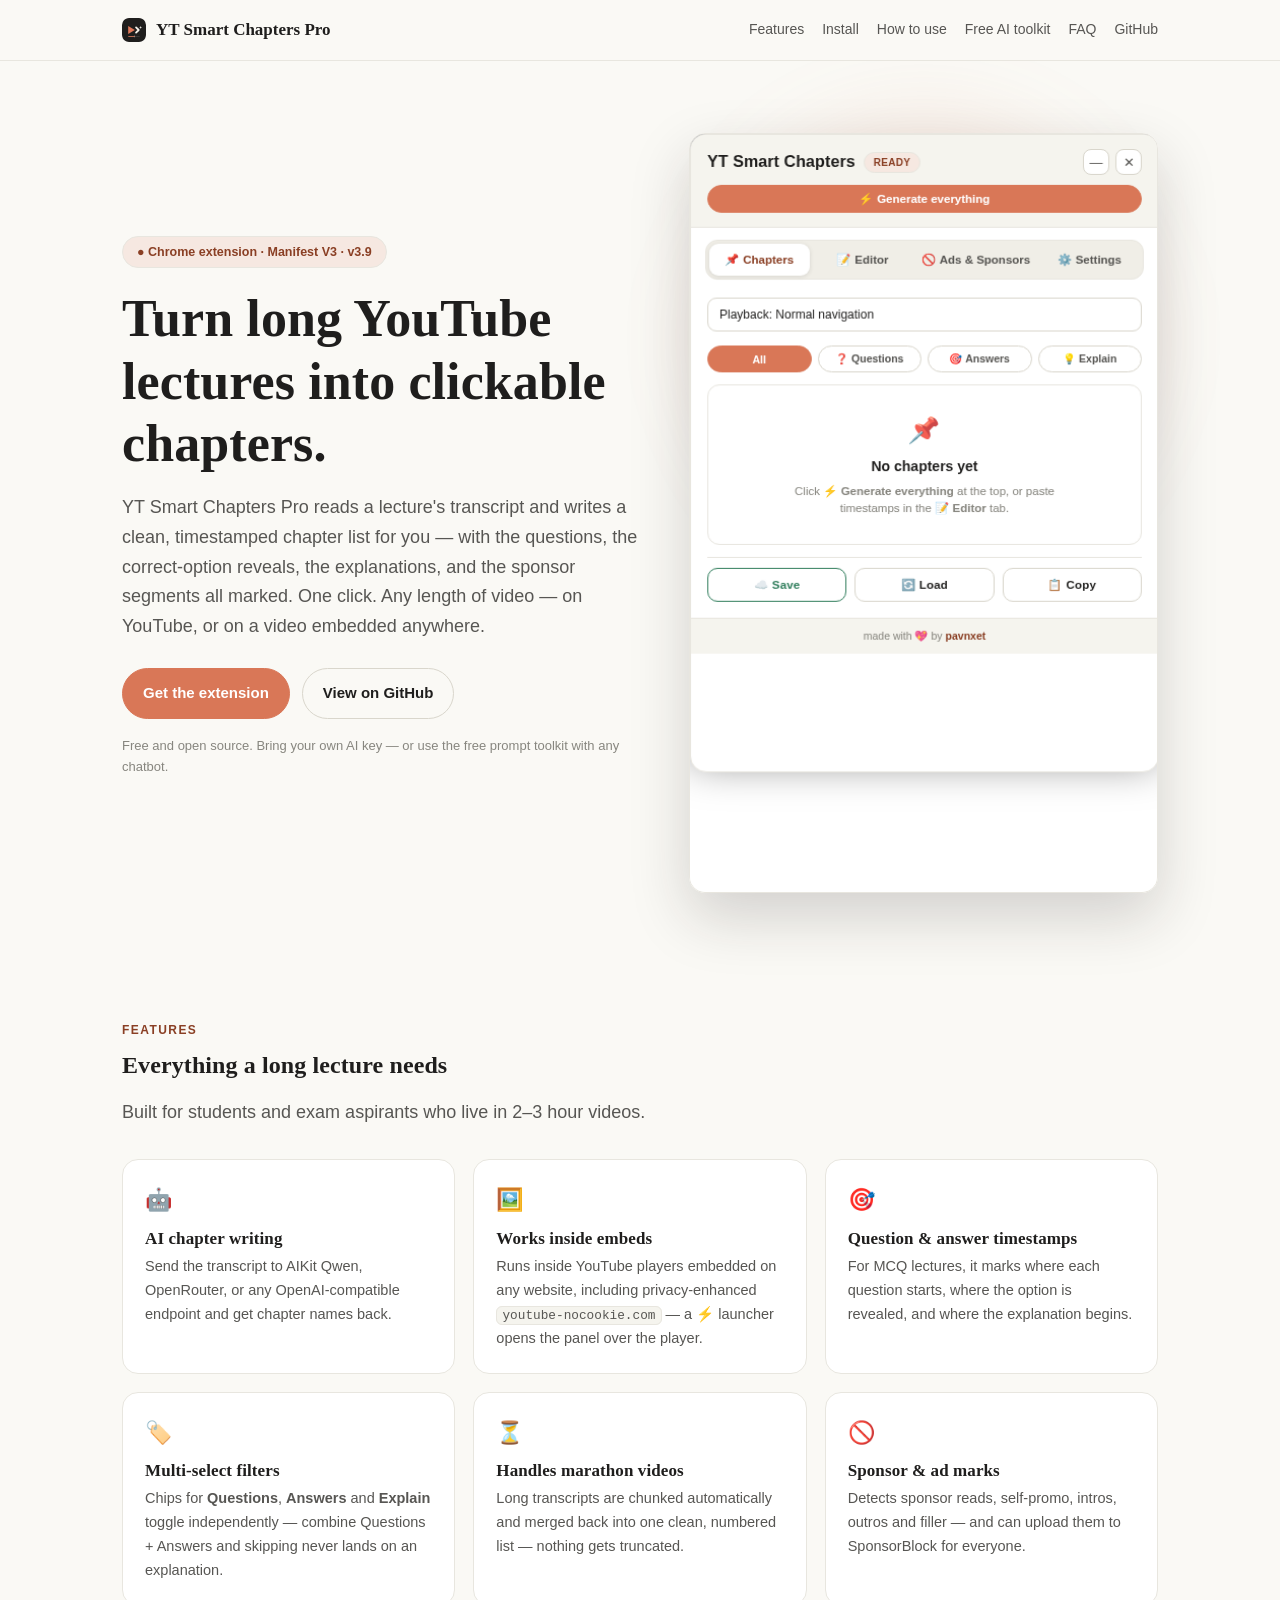
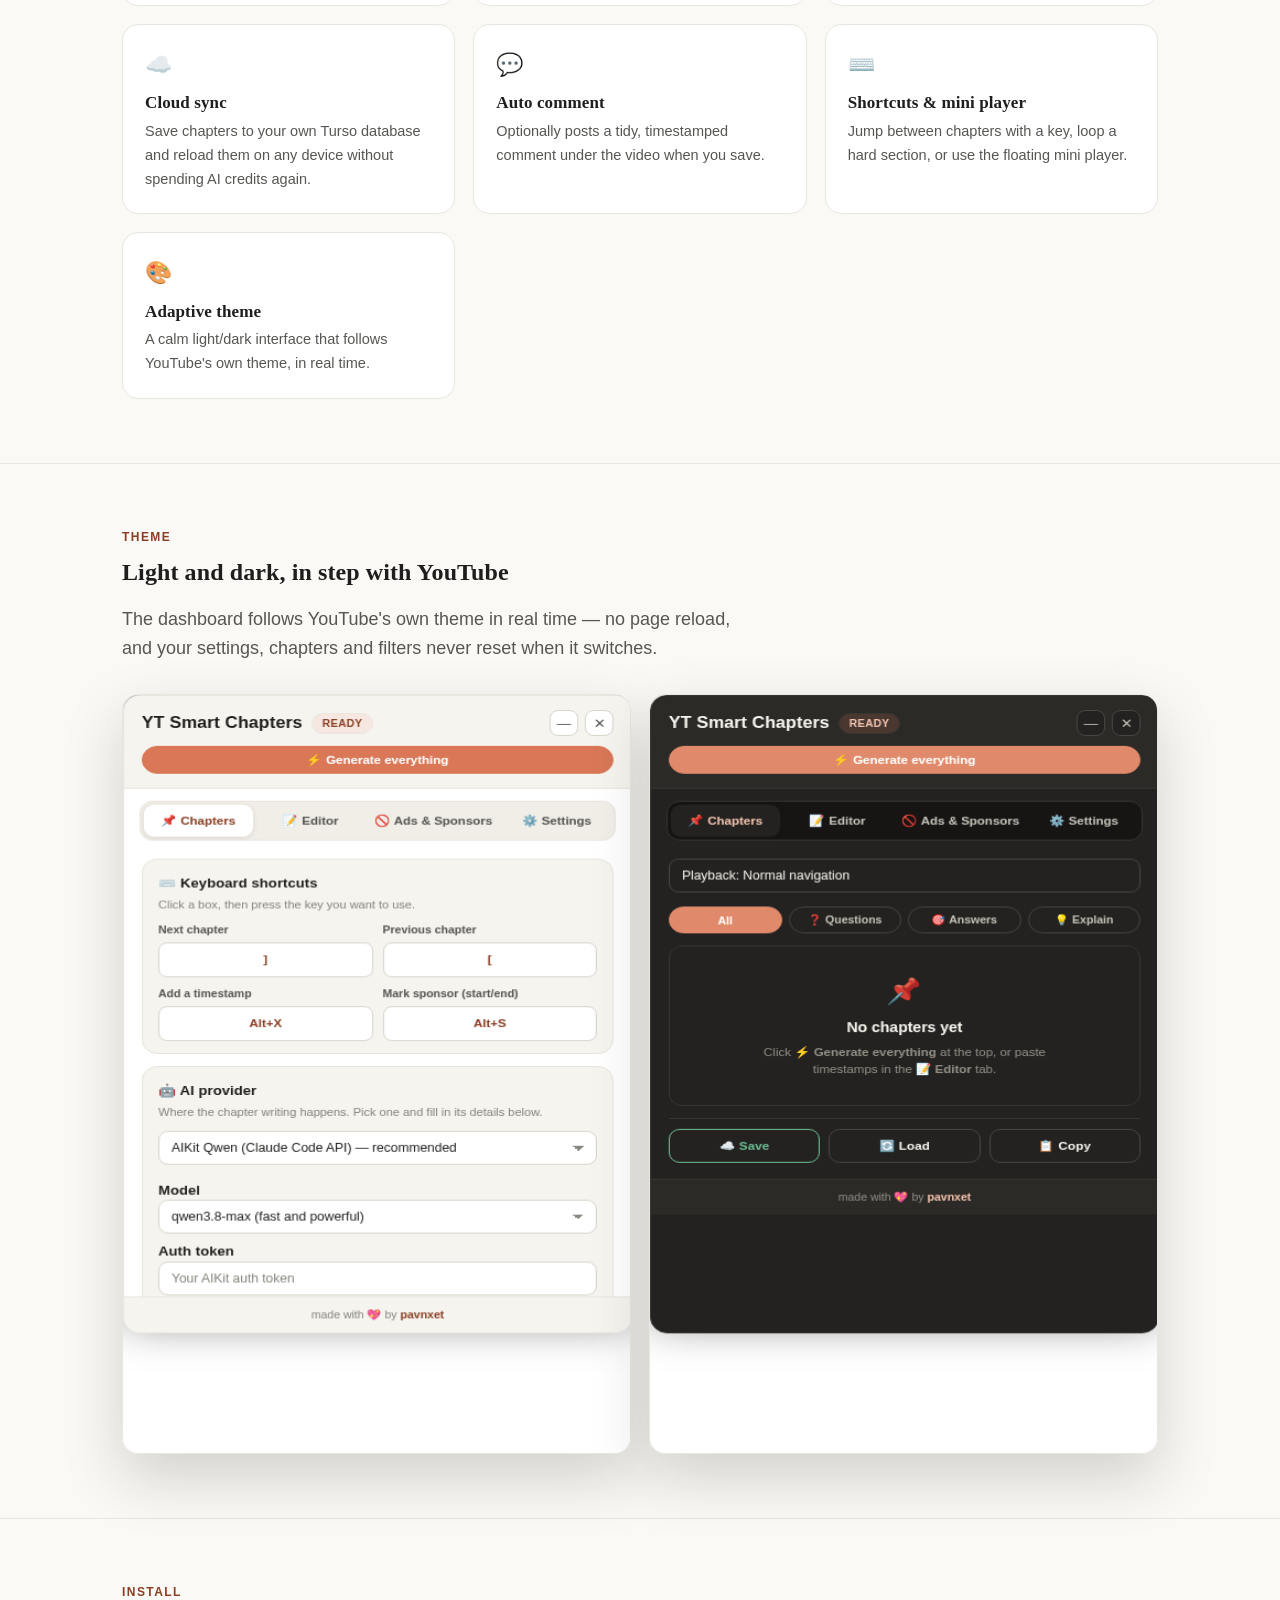
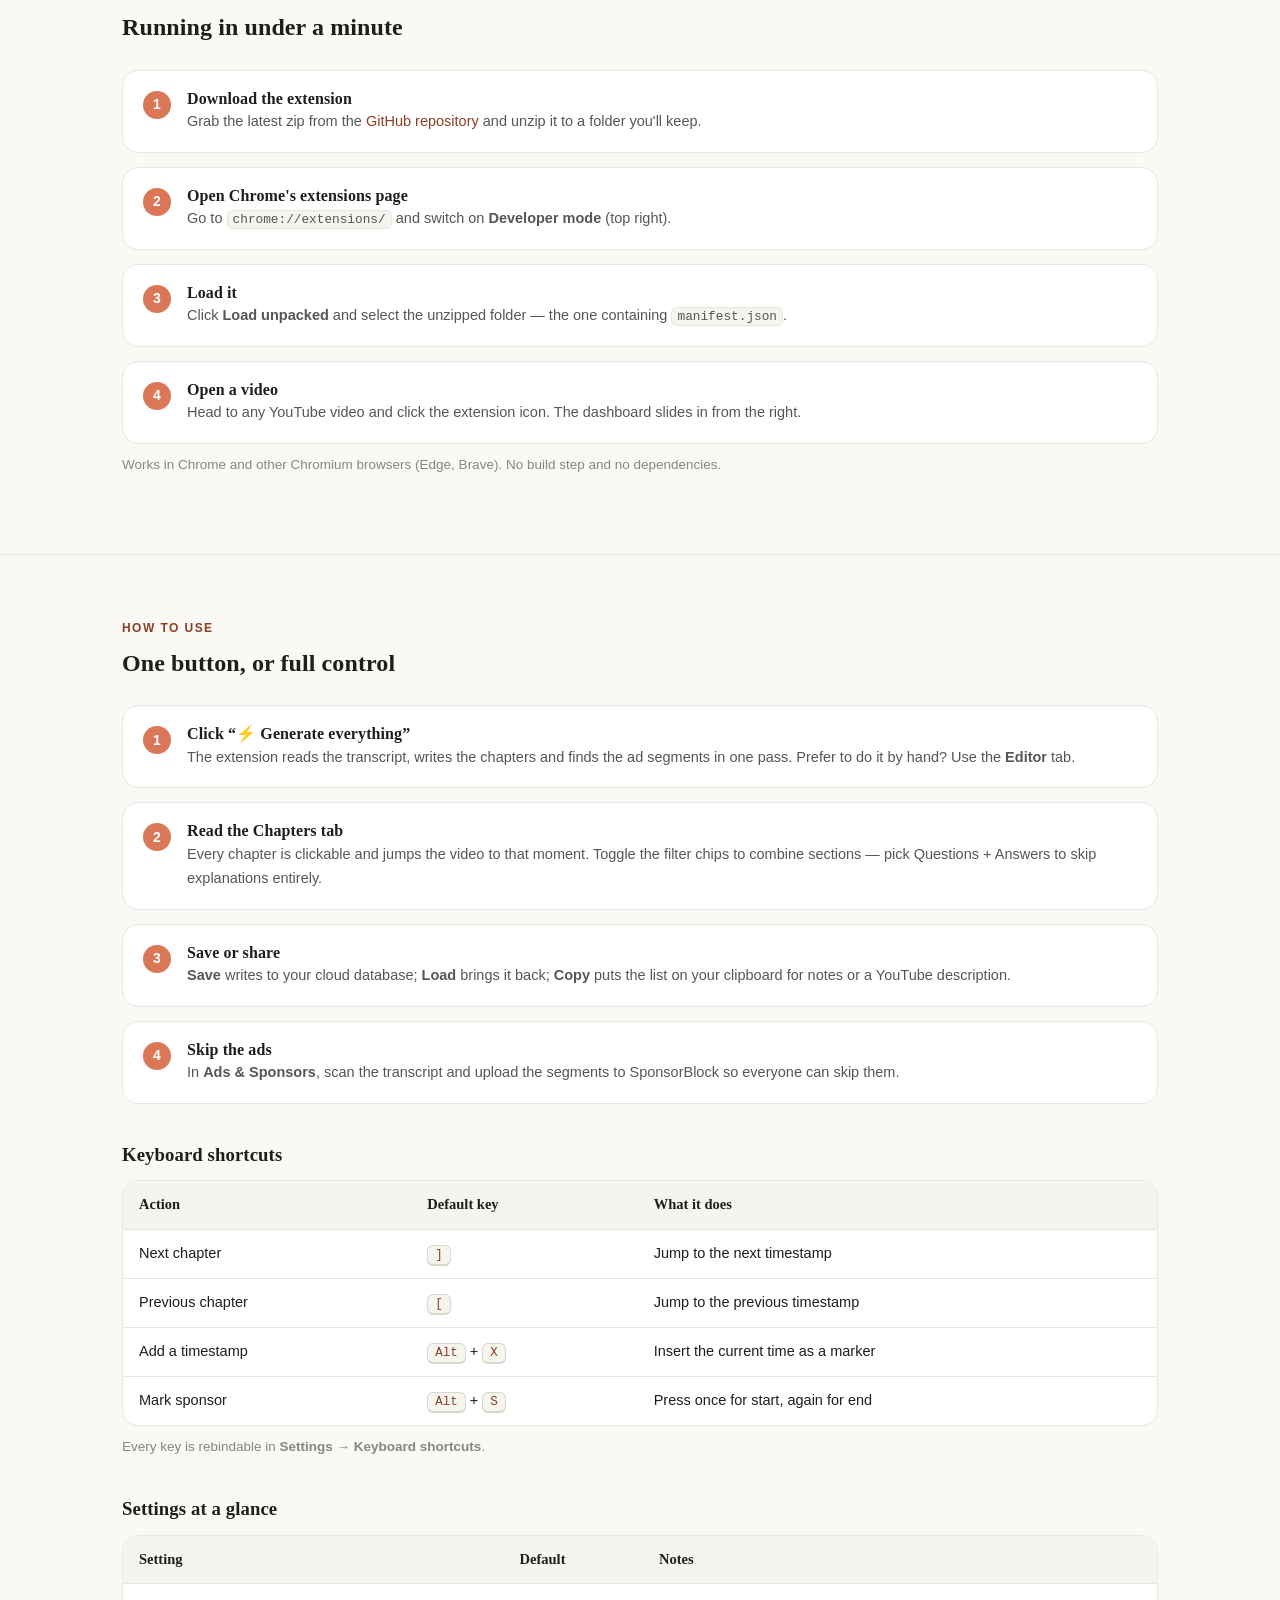
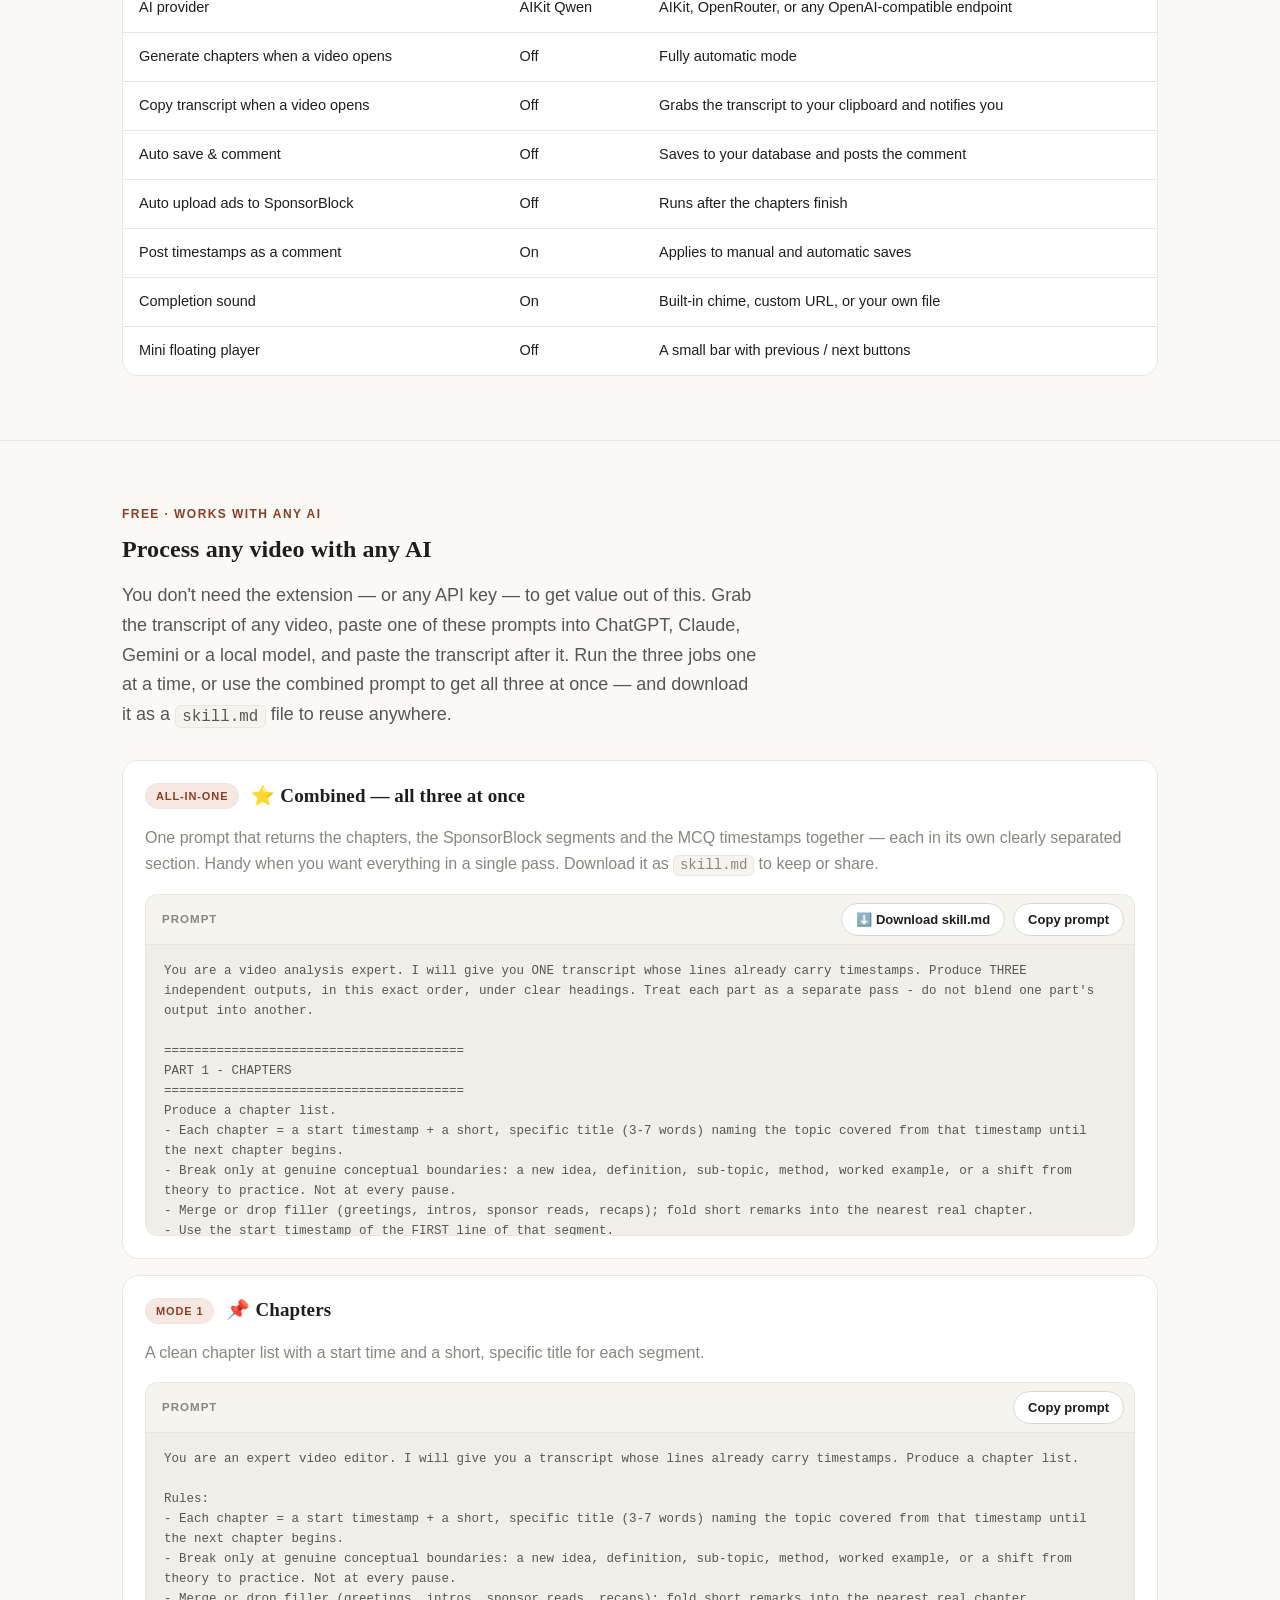
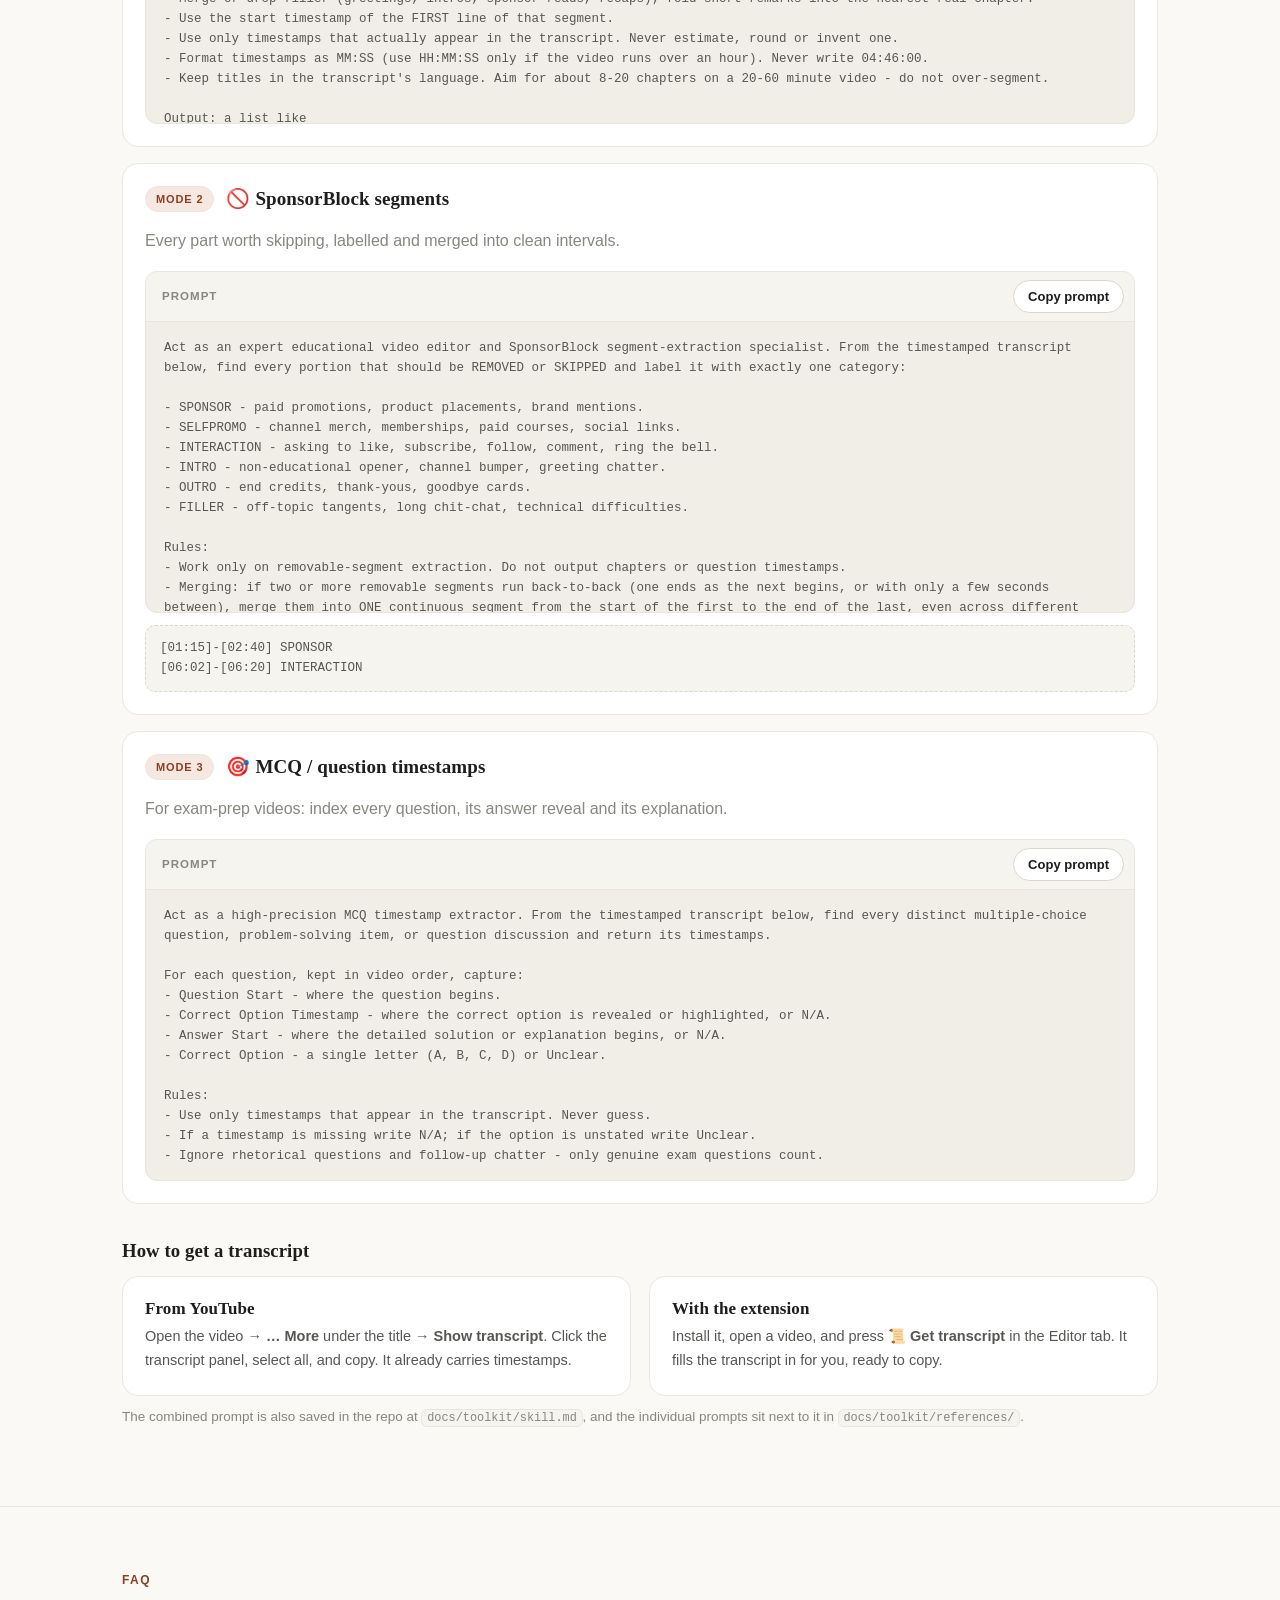
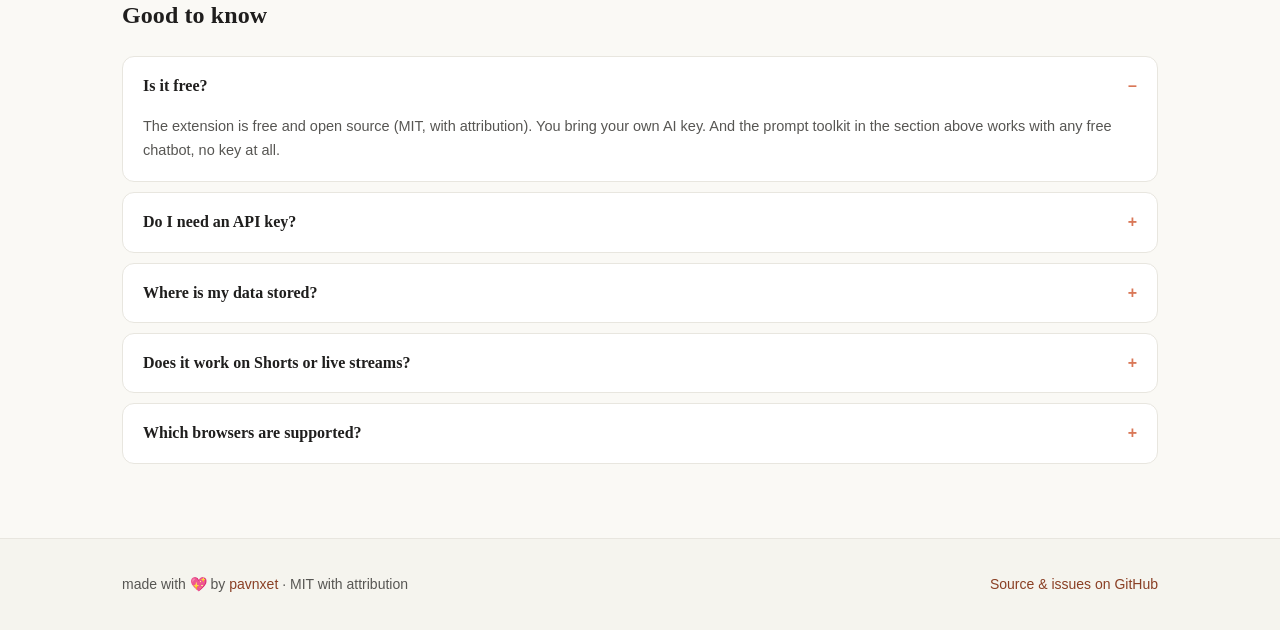
<file: docs/index.html>
<!doctype html>
<html lang="en">
<head>
<meta charset="utf-8">
<meta name="viewport" content="width=device-width, initial-scale=1">
<title>YT Smart Chapters Pro — AI chapter timestamps &amp; MCQ skipper for YouTube lectures</title>
<meta name="description" content="Free Chrome extension that turns long YouTube lectures into clickable chapter lists: AI-written question, answer and explanation timestamps, SponsorBlock segment detection, transcript export and keyboard skipping. Works with any OpenAI-compatible AI.">
<meta name="keywords" content="youtube chapters, AI timestamps, MCQ timestamp extractor, lecture skipper, youtube transcript, SponsorBlock uploader, chrome extension for students, competitive exam revision">
<meta name="author" content="pavnxet">
<meta name="robots" content="index, follow, max-image-preview:large">
<link rel="canonical" href="https://pavnxet.github.io/yt-timestamp-skipper/">
<meta name="theme-color" content="#FAF9F5" media="(prefers-color-scheme: light)">
<meta name="theme-color" content="#1B1A18" media="(prefers-color-scheme: dark)">
<meta property="og:site_name" content="YT Smart Chapters Pro">
<meta property="og:title" content="YT Smart Chapters Pro — AI chapter timestamps for YouTube lectures">
<meta property="og:description" content="Turn any long YouTube lecture into a clickable chapter list with AI — questions, answers, explanations and sponsor marks, with keyboard skipping.">
<meta property="og:type" content="website">
<meta property="og:url" content="https://pavnxet.github.io/yt-timestamp-skipper/">
<meta property="og:image" content="https://pavnxet.github.io/yt-timestamp-skipper/assets/logo.png">
<meta property="og:image:alt" content="YT Smart Chapters Pro logo — play, skip and spark mark">
<meta property="og:locale" content="en_IN">
<meta name="twitter:card" content="summary_large_image">
<meta name="twitter:title" content="YT Smart Chapters Pro — AI chapter timestamps for YouTube lectures">
<meta name="twitter:description" content="AI question, answer and sponsor timestamps for long YouTube lectures, with keyboard skipping and SponsorBlock upload.">
<meta name="twitter:image" content="https://pavnxet.github.io/yt-timestamp-skipper/assets/logo.png">
<link rel="icon" href="assets/logo.svg" type="image/svg+xml">
<link rel="apple-touch-icon" href="assets/logo.png">
<link rel="sitemap" type="application/xml" href="sitemap.xml">
<script type="application/ld+json">
{
  "@context": "https://schema.org",
  "@type": "SoftwareApplication",
  "name": "YT Smart Chapters Pro",
  "alternateName": "YT Smart Chapters",
  "applicationCategory": "BrowserApplication",
  "operatingSystem": "Chrome, Edge, Brave, Opera",
  "url": "https://pavnxet.github.io/yt-timestamp-skipper/",
  "downloadUrl": "https://github.com/pavnxet/yt-timestamp-skipper",
  "image": "https://pavnxet.github.io/yt-timestamp-skipper/assets/logo.png",
  "description": "Chrome extension that turns long YouTube lectures into clickable chapter lists with AI-generated question, answer and explanation timestamps, SponsorBlock segment detection and keyboard skipping.",
  "offers": { "@type": "Offer", "price": "0", "priceCurrency": "INR" },
  "license": "https://github.com/pavnxet/yt-timestamp-skipper/blob/main/LICENSE",
  "author": { "@type": "Person", "name": "pavnxet", "url": "https://github.com/pavnxet" },
  "featureList": [
    "AI question, answer and explanation timestamps",
    "Keyboard chapter skipping",
    "Multi-select section filters",
    "SponsorBlock segment detection and upload",
    "Transcript extraction and export",
    "Turso (libSQL) cloud sync",
    "Embedded YouTube player support"
  ]
}
</script>
<style>
/* ---------------- Claude theme tokens ---------------- */
:root{
  --canvas:#FAF9F5; --surface:#FFFFFF; --surface-2:#F5F4EE; --sunken:#F0EEE7;
  --border:#E8E6DF; --border-strong:#D9D6CC;
  --ink:#1F1E1D; --ink-2:#575653; --ink-3:#87867F;
  --accent:#D97757; --accent-hover:#C15F3C; --accent-soft:#F6E8E1; --accent-ink:#8A3F24;
  --success:#2F7D5B; --warning:#B4791F; --danger:#C0392B; --info:#3C6E9E;
  --ring:rgba(217,119,87,.35);
  --serif:"Copernicus","Tiempos Headline","Source Serif 4",Fraunces,Georgia,"Times New Roman",serif;
  --sans:"Styrene B",Inter,-apple-system,BlinkMacSystemFont,"Segoe UI",Roboto,Helvetica,Arial,sans-serif;
  --mono:"Berkeley Mono","JetBrains Mono",ui-monospace,Menlo,Consolas,monospace;
  --radius:16px; --maxw:1080px;
}
@media (prefers-color-scheme: dark){
  :root{
    --canvas:#1B1A18; --surface:#232220; --surface-2:#2B2A27; --sunken:#161514;
    --border:#383632; --border-strong:#4A4741;
    --ink:#F5F3EC; --ink-2:#C4C1B8; --ink-3:#928F86;
    --accent:#E08A6B; --accent-hover:#EFA084; --accent-soft:rgba(217,119,87,.18); --accent-ink:#F3C4B0;
    --success:#6FBF97; --warning:#D9A44E; --danger:#E4756A; --info:#7FA8CE;
    --ring:rgba(224,138,107,.45);
  }
}
*{box-sizing:border-box}
html{scroll-behavior:smooth}
body{
  margin:0; background:var(--canvas); color:var(--ink);
  font-family:var(--sans); font-size:16px; line-height:1.65;
  -webkit-font-smoothing:antialiased;
}
h1,h2,h3,h4{font-family:var(--serif); font-weight:600; line-height:1.2; letter-spacing:.1px; margin:0}
a{color:var(--accent-ink); text-decoration:none}
a:hover{text-decoration:underline}
code{font-family:var(--mono); font-size:.88em; background:var(--surface-2); border:1px solid var(--border); border-radius:6px; padding:.1em .4em}
.wrap{max-width:var(--maxw); margin:0 auto; padding:0 22px}
.muted{color:var(--ink-3)}
section{padding:64px 0; border-top:1px solid var(--border)}
section:first-of-type{border-top:none}
.eyebrow{font-size:12px; font-weight:700; letter-spacing:.12em; text-transform:uppercase; color:var(--accent-ink); margin-bottom:10px}
.lead{font-size:18px; color:var(--ink-2); max-width:640px}

/* ---------------- nav ---------------- */
nav{
  position:sticky; top:0; z-index:50; background:color-mix(in srgb, var(--canvas) 88%, transparent);
  backdrop-filter:blur(12px); -webkit-backdrop-filter:blur(12px);
  border-bottom:1px solid var(--border);
}
.nav-in{display:flex; align-items:center; gap:18px; height:60px}
.brand{display:flex; align-items:center; gap:10px; font-family:var(--serif); font-weight:600; font-size:17px; color:var(--ink)}
.brand:hover{text-decoration:none}
.brand img{width:24px;height:24px;border-radius:7px;display:inline-block}
.nav-links{display:flex; gap:18px; margin-left:auto; font-size:14px}
.nav-links a{color:var(--ink-2)}
.nav-links a:hover{color:var(--accent-ink); text-decoration:none}
@media(max-width:720px){.nav-links{display:none}}

/* ---------------- buttons ---------------- */
.btn{
  display:inline-flex; align-items:center; justify-content:center; gap:8px;
  padding:12px 20px; border-radius:999px; font-weight:700; font-size:15px; font-family:var(--sans);
  border:1px solid var(--border-strong); background:var(--surface); color:var(--ink);
  cursor:pointer; transition:.18s; text-decoration:none;
}
.btn:hover{transform:translateY(-1px); border-color:var(--accent); color:var(--accent-ink); text-decoration:none}
.btn-primary{background:var(--accent); border-color:var(--accent); color:#fff}
.btn-primary:hover{background:var(--accent-hover); border-color:var(--accent-hover); color:#fff}
.btn-ghost{background:transparent}
.btn-sm{padding:8px 14px; font-size:13px}

/* ---------------- hero ---------------- */
.hero{padding:72px 0 64px}
.hero-grid{display:grid; grid-template-columns:1.05fr .95fr; gap:48px; align-items:center}
@media(max-width:900px){.hero-grid{grid-template-columns:1fr; gap:36px}}
.pill{display:inline-flex; align-items:center; gap:8px; font-size:12.5px; font-weight:600; color:var(--accent-ink);
  background:var(--accent-soft); border:1px solid var(--border); border-radius:999px; padding:5px 14px; margin-bottom:20px}
h1{font-size:clamp(34px,5vw,52px)}
.hero p.lead{margin:18px 0 26px}
.cta{display:flex; gap:12px; flex-wrap:wrap}
.hero-note{margin-top:16px; font-size:13px; color:var(--ink-3)}
.shot{position:relative}
.shot img{width:100%; border-radius:var(--radius); border:1px solid var(--border); box-shadow:0 24px 60px rgba(31,30,29,.18); display:block}
.shot .glow{position:absolute; inset:-8% -6% auto -6%; height:70%; background:radial-gradient(closest-side,var(--ring),transparent); z-index:-1; filter:blur(30px)}

/* ---------------- cards ---------------- */
.grid{display:grid; gap:18px}
.grid-3{grid-template-columns:repeat(3,1fr)}
.grid-2{grid-template-columns:repeat(2,1fr)}
@media(max-width:900px){.grid-3{grid-template-columns:repeat(2,1fr)}}
@media(max-width:620px){.grid-3,.grid-2{grid-template-columns:1fr}}
.card{background:var(--surface); border:1px solid var(--border); border-radius:var(--radius); padding:22px}
.card h3{font-size:17px; margin-bottom:6px}
.card p{margin:0; color:var(--ink-2); font-size:14.5px}
.card .ico{font-size:22px; display:block; margin-bottom:10px}

/* ---------------- steps ---------------- */
.steps{counter-reset:s; display:grid; gap:14px}
.step{display:flex; gap:16px; align-items:flex-start; background:var(--surface); border:1px solid var(--border); border-radius:var(--radius); padding:18px 20px}
.step .n{flex:0 0 auto; width:28px; height:28px; border-radius:50%; background:var(--accent); color:#fff; font-weight:700; font-size:14px;
  display:flex; align-items:center; justify-content:center; margin-top:2px}
.step h4{font-size:16px; margin-bottom:2px}
.step p{margin:0; color:var(--ink-2); font-size:14.5px}

/* ---------------- table ---------------- */
.table-wrap{overflow-x:auto; border:1px solid var(--border); border-radius:var(--radius); background:var(--surface)}
table{width:100%; border-collapse:collapse; font-size:14.5px}
th,td{text-align:left; padding:12px 16px; border-bottom:1px solid var(--border)}
th{font-family:var(--serif); font-weight:600; background:var(--surface-2); color:var(--ink)}
tr:last-child td{border-bottom:none}
td code{white-space:nowrap}
kbd{font-family:var(--mono); font-size:12.5px; background:var(--surface-2); border:1px solid var(--border-strong);
  border-bottom-width:2px; border-radius:6px; padding:2px 7px; color:var(--accent-ink)}

/* ---------------- toolkit ---------------- */
.mode{background:var(--surface); border:1px solid var(--border); border-radius:var(--radius); padding:22px; margin-bottom:16px}
.mode-head{display:flex; align-items:center; gap:12px; flex-wrap:wrap; margin-bottom:6px}
.mode-head h3{font-size:19px}
.tag{font-size:11px; font-weight:700; letter-spacing:.08em; text-transform:uppercase; color:var(--accent-ink);
  background:var(--accent-soft); border:1px solid var(--border); border-radius:999px; padding:3px 10px}
.prompt{margin-top:14px; background:var(--sunken); border:1px solid var(--border); border-radius:12px; overflow:hidden}
.prompt-bar{display:flex; justify-content:space-between; align-items:center; gap:10px; padding:8px 10px 8px 16px;
  background:var(--surface-2); border-bottom:1px solid var(--border)}
.prompt-bar span{font-size:11.5px; font-weight:700; letter-spacing:.09em; text-transform:uppercase; color:var(--ink-3)}
.prompt pre{margin:0; padding:16px 18px; font-family:var(--mono); font-size:12.5px; line-height:1.6; color:var(--ink-2);
  white-space:pre-wrap; word-wrap:break-word; max-height:290px; overflow:auto}
.out{font-family:var(--mono); font-size:12.5px; background:var(--surface-2); border:1px dashed var(--border-strong);
  border-radius:10px; padding:12px 14px; color:var(--ink-2); white-space:pre-wrap; margin-top:12px}
.note{font-size:13.5px; color:var(--ink-3); margin-top:10px}

/* ---------------- faq ---------------- */
details{background:var(--surface); border:1px solid var(--border); border-radius:12px; padding:0; margin-bottom:10px}
summary{cursor:pointer; padding:16px 20px; font-weight:600; font-family:var(--serif); font-size:16px; list-style:none}
summary::-webkit-details-marker{display:none}
summary::after{content:"+"; float:right; color:var(--accent); font-family:var(--sans); font-weight:700}
details[open] summary::after{content:"–"}
details .body{padding:0 20px 18px; color:var(--ink-2); font-size:14.5px}

/* ---------------- footer ---------------- */
footer{border-top:1px solid var(--border); background:var(--surface-2); padding:34px 0; font-size:14px; color:var(--ink-2)}
.foot{display:flex; justify-content:space-between; gap:18px; flex-wrap:wrap; align-items:center}
:focus-visible{outline:2px solid var(--accent); outline-offset:2px; border-radius:6px}
@media (prefers-reduced-motion: reduce){*{transition:none!important; animation:none!important} html{scroll-behavior:auto}}
</style>
</head>
<body>

<nav>
  <div class="wrap nav-in">
    <a class="brand" href="#top"><img src="assets/logo.svg" alt="YT Smart Chapters Pro logo" width="24" height="24"> YT Smart Chapters Pro</a>
    <div class="nav-links">
      <a href="#features">Features</a>
      <a href="#install">Install</a>
      <a href="#usage">How to use</a>
      <a href="#toolkit">Free AI toolkit</a>
      <a href="#faq">FAQ</a>
      <a href="https://github.com/pavnxet/yt-timestamp-skipper" target="_blank" rel="noopener">GitHub</a>
    </div>
  </div>
</nav>

<a id="top"></a>
<header class="hero">
  <div class="wrap hero-grid">
    <div>
      <span class="pill">● Chrome extension · Manifest V3 · v3.9</span>
      <h1>Turn long YouTube lectures into clickable chapters.</h1>
      <p class="lead">YT Smart Chapters Pro reads a lecture's transcript and writes a clean, timestamped chapter list for you — with the questions, the correct-option reveals, the explanations, and the sponsor segments all marked. One click. Any length of video — on YouTube, or on a video embedded anywhere.</p>
      <div class="cta">
        <a class="btn btn-primary" href="#install">Get the extension</a>
        <a class="btn btn-ghost" href="https://github.com/pavnxet/yt-timestamp-skipper" target="_blank" rel="noopener">View on GitHub</a>
      </div>
      <p class="hero-note">Free and open source. Bring your own AI key — or use the free prompt toolkit with any chatbot.</p>
    </div>
    <div class="shot">
      <div class="glow"></div>
      <img src="assets/dash_light.png" alt="The YT Smart Chapters dashboard in light mode" width="460" height="760">
    </div>
  </div>
</header>

<section id="features">
  <div class="wrap">
    <div class="eyebrow">Features</div>
    <h2>Everything a long lecture needs</h2>
    <p class="lead">Built for students and exam aspirants who live in 2–3 hour videos.</p>
    <div class="grid grid-3" style="margin-top:32px">
      <div class="card"><span class="ico">🤖</span><h3>AI chapter writing</h3><p>Send the transcript to AIKit Qwen, OpenRouter, or any OpenAI-compatible endpoint and get chapter names back.</p></div>
      <div class="card"><span class="ico">🖼️</span><h3>Works inside embeds</h3><p>Runs inside YouTube players embedded on any website, including privacy-enhanced <code>youtube-nocookie.com</code> — a ⚡ launcher opens the panel over the player.</p></div>
      <div class="card"><span class="ico">🎯</span><h3>Question &amp; answer timestamps</h3><p>For MCQ lectures, it marks where each question starts, where the option is revealed, and where the explanation begins.</p></div>
      <div class="card"><span class="ico">🏷️</span><h3>Multi-select filters</h3><p>Chips for <b>Questions</b>, <b>Answers</b> and <b>Explain</b> toggle independently — combine Questions + Answers and skipping never lands on an explanation.</p></div>
      <div class="card"><span class="ico">⏳</span><h3>Handles marathon videos</h3><p>Long transcripts are chunked automatically and merged back into one clean, numbered list — nothing gets truncated.</p></div>
      <div class="card"><span class="ico">🚫</span><h3>Sponsor &amp; ad marks</h3><p>Detects sponsor reads, self-promo, intros, outros and filler — and can upload them to SponsorBlock for everyone.</p></div>
      <div class="card"><span class="ico">☁️</span><h3>Cloud sync</h3><p>Save chapters to your own Turso database and reload them on any device without spending AI credits again.</p></div>
      <div class="card"><span class="ico">💬</span><h3>Auto comment</h3><p>Optionally posts a tidy, timestamped comment under the video when you save.</p></div>
      <div class="card"><span class="ico">⌨️</span><h3>Shortcuts &amp; mini player</h3><p>Jump between chapters with a key, loop a hard section, or use the floating mini player.</p></div>
      <div class="card"><span class="ico">🎨</span><h3>Adaptive theme</h3><p>A calm light/dark interface that follows YouTube's own theme, in real time.</p></div>
    </div>
  </div>
</section>

<section id="theme">
  <div class="wrap">
    <div class="eyebrow">Theme</div>
    <h2>Light and dark, in step with YouTube</h2>
    <p class="lead">The dashboard follows YouTube's own theme in real time — no page reload, and your settings, chapters and filters never reset when it switches.</p>
    <div class="grid grid-2" style="margin-top:30px">
      <div class="shot"><img src="assets/dash_settings.png" alt="The Settings tab in light mode" width="460" height="760" loading="lazy"></div>
      <div class="shot"><img src="assets/dash_dark.png" alt="The Chapters tab in dark mode" width="460" height="760" loading="lazy"></div>
    </div>
  </div>
</section>

<section id="install">
  <div class="wrap">
    <div class="eyebrow">Install</div>
    <h2>Running in under a minute</h2>
    <div class="steps" style="margin-top:28px">
      <div class="step"><div class="n">1</div><div><h4>Download the extension</h4><p>Grab the latest zip from the <a href="https://github.com/pavnxet/yt-timestamp-skipper" target="_blank" rel="noopener">GitHub repository</a> and unzip it to a folder you'll keep.</p></div></div>
      <div class="step"><div class="n">2</div><div><h4>Open Chrome's extensions page</h4><p>Go to <code>chrome://extensions/</code> and switch on <b>Developer mode</b> (top right).</p></div></div>
      <div class="step"><div class="n">3</div><div><h4>Load it</h4><p>Click <b>Load unpacked</b> and select the unzipped folder — the one containing <code>manifest.json</code>.</p></div></div>
      <div class="step"><div class="n">4</div><div><h4>Open a video</h4><p>Head to any YouTube video and click the extension icon. The dashboard slides in from the right.</p></div></div>
    </div>
    <p class="note">Works in Chrome and other Chromium browsers (Edge, Brave). No build step and no dependencies.</p>
  </div>
</section>

<section id="usage">
  <div class="wrap">
    <div class="eyebrow">How to use</div>
    <h2>One button, or full control</h2>
    <div class="steps" style="margin-top:28px">
      <div class="step"><div class="n">1</div><div><h4>Click “⚡ Generate everything”</h4><p>The extension reads the transcript, writes the chapters and finds the ad segments in one pass. Prefer to do it by hand? Use the <b>Editor</b> tab.</p></div></div>
      <div class="step"><div class="n">2</div><div><h4>Read the Chapters tab</h4><p>Every chapter is clickable and jumps the video to that moment. Toggle the filter chips to combine sections — pick Questions + Answers to skip explanations entirely.</p></div></div>
      <div class="step"><div class="n">3</div><div><h4>Save or share</h4><p><b>Save</b> writes to your cloud database; <b>Load</b> brings it back; <b>Copy</b> puts the list on your clipboard for notes or a YouTube description.</p></div></div>
      <div class="step"><div class="n">4</div><div><h4>Skip the ads</h4><p>In <b>Ads &amp; Sponsors</b>, scan the transcript and upload the segments to SponsorBlock so everyone can skip them.</p></div></div>
    </div>

    <h3 style="margin:40px 0 14px">Keyboard shortcuts</h3>
    <div class="table-wrap">
      <table>
        <thead><tr><th>Action</th><th>Default key</th><th>What it does</th></tr></thead>
        <tbody>
          <tr><td>Next chapter</td><td><kbd>]</kbd></td><td>Jump to the next timestamp</td></tr>
          <tr><td>Previous chapter</td><td><kbd>[</kbd></td><td>Jump to the previous timestamp</td></tr>
          <tr><td>Add a timestamp</td><td><kbd>Alt</kbd> + <kbd>X</kbd></td><td>Insert the current time as a marker</td></tr>
          <tr><td>Mark sponsor</td><td><kbd>Alt</kbd> + <kbd>S</kbd></td><td>Press once for start, again for end</td></tr>
        </tbody>
      </table>
    </div>
    <p class="note">Every key is rebindable in <b>Settings → Keyboard shortcuts</b>.</p>

    <h3 style="margin:40px 0 14px">Settings at a glance</h3>
    <div class="table-wrap">
      <table>
        <thead><tr><th>Setting</th><th>Default</th><th>Notes</th></tr></thead>
        <tbody>
          <tr><td>AI provider</td><td>AIKit Qwen</td><td>AIKit, OpenRouter, or any OpenAI-compatible endpoint</td></tr>
          <tr><td>Generate chapters when a video opens</td><td>Off</td><td>Fully automatic mode</td></tr>
          <tr><td>Copy transcript when a video opens</td><td>Off</td><td>Grabs the transcript to your clipboard and notifies you</td></tr>
          <tr><td>Auto save &amp; comment</td><td>Off</td><td>Saves to your database and posts the comment</td></tr>
          <tr><td>Auto upload ads to SponsorBlock</td><td>Off</td><td>Runs after the chapters finish</td></tr>
          <tr><td>Post timestamps as a comment</td><td>On</td><td>Applies to manual and automatic saves</td></tr>
          <tr><td>Completion sound</td><td>On</td><td>Built-in chime, custom URL, or your own file</td></tr>
          <tr><td>Mini floating player</td><td>Off</td><td>A small bar with previous / next buttons</td></tr>
        </tbody>
      </table>
    </div>
  </div>
</section>

<section id="toolkit">
  <div class="wrap">
    <div class="eyebrow">Free · works with any AI</div>
    <h2>Process any video with any AI</h2>
    <p class="lead">You don't need the extension — or any API key — to get value out of this. Grab the transcript of any video, paste one of these prompts into ChatGPT, Claude, Gemini or a local model, and paste the transcript after it. Run the three jobs one at a time, or use the combined prompt to get all three at once — and download it as a <code>skill.md</code> file to reuse anywhere.</p>

    <div class="mode" style="margin-top:30px">
      <div class="mode-head"><span class="tag">All-in-one</span><h3>⭐ Combined — all three at once</h3></div>
      <p class="muted">One prompt that returns the chapters, the SponsorBlock segments and the MCQ timestamps together — each in its own clearly separated section. Handy when you want everything in a single pass. Download it as <code>skill.md</code> to keep or share.</p>
      <div class="prompt">
        <div class="prompt-bar"><span>Prompt</span>
          <span style="display:flex; gap:8px;">
            <button class="btn btn-sm download" data-download="p4" data-filename="skill.md">⬇️ Download skill.md</button>
            <button class="btn btn-sm copy" data-copy="p4">Copy prompt</button>
          </span>
        </div>
<pre id="p4">You are a video analysis expert. I will give you ONE transcript whose lines already carry timestamps. Produce THREE independent outputs, in this exact order, under clear headings. Treat each part as a separate pass - do not blend one part's output into another.

========================================
PART 1 - CHAPTERS
========================================
Produce a chapter list.
- Each chapter = a start timestamp + a short, specific title (3-7 words) naming the topic covered from that timestamp until the next chapter begins.
- Break only at genuine conceptual boundaries: a new idea, definition, sub-topic, method, worked example, or a shift from theory to practice. Not at every pause.
- Merge or drop filler (greetings, intros, sponsor reads, recaps); fold short remarks into the nearest real chapter.
- Use the start timestamp of the FIRST line of that segment.
- Use only timestamps that actually appear in the transcript. Never estimate, round or invent one.
- Format timestamps as MM:SS (use HH:MM:SS only if the video runs over an hour). Never write 04:46:00.
- Keep titles in the transcript's language. Aim for about 8-20 chapters on a 20-60 minute video - do not over-segment.

Output a list like:
- 00:00:12 - Introduction and scope of the theory
- 00:02:40 - Core definitions

Then add, under clear headings: a one-line summary per chapter; the key terms or definitions introduced; a tag per chapter ([Concept] / [Example] / [Derivation] / [Recap]); and the 3 chapters most important for revision.

### Easy Copy-Paste Chapters Block (Markdown &amp; YouTube Description)
- After the main chapter list, ALWAYS include a subsection titled exactly: ### Easy Copy-Paste Chapters Block (Markdown &amp; YouTube Description).
- Inside this subsection, output a fenced markdown code block (open with ```markdown, close with ```) containing all chapters in the exact format: - HH:MM:SS — Chapter Title (or MM:SS if under 1 hour).
- Always start the first line of this copy-paste block at 00:00:00 (or 00:00) so it works directly for YouTube chapters, and strip all citation tags ([cite: ...]) from inside the code block.

========================================
PART 2 - SPONSORBLOCK SEGMENTS
========================================
Find every portion that should be REMOVED or SKIPPED and label it with exactly one category:
- SPONSOR - paid promotions, product placements, brand mentions.
- SELFPROMO - channel merch, memberships, paid courses, social links.
- INTERACTION - asking to like, subscribe, follow, comment, ring the bell.
- INTRO - non-educational opener, channel bumper, greeting chatter.
- OUTRO - end credits, thank-yous, goodbye cards.
- FILLER - off-topic tangents, long chit-chat, technical difficulties.

Rules:
- Work only on removable-segment extraction. Do not output chapters or question timestamps here.
- Merging: if two or more removable segments run back-to-back (one ends as the next begins, or with only a few seconds between), merge them into ONE continuous segment from the start of the first to the end of the last, even across different categories. Give the merged segment the dominant category by priority: SPONSOR &gt; SELFPROMO &gt; INTERACTION &gt; INTRO &gt; OUTRO &gt; FILLER.
- In the Reason column, name the merged elements (e.g. "Intro + Sponsor").
- Use only timestamps that appear in the transcript. Format MM:SS (HH:MM:SS only if over an hour).

Output this table:

| # | Start | End | Category | Reason |
| - | ----- | --- | -------- | ------ |
| 1 | 01:15 | 02:40 | SPONSOR | Intro + Product promotion |

Then immediately after, the automation output - only the merged intervals and dominant category, one per line:
[MM:SS]-[MM:SS] CATEGORY

If nothing is removable, write: NO REMOVABLE SEGMENTS FOUND

========================================
PART 3 - MCQ / QUESTION TIMESTAMPS
========================================
Find every distinct multiple-choice question, problem-solving item, or question discussion and return its timestamps.
For each question, kept in video order, capture:
- Question Start - where the question begins.
- Correct Option Timestamp - where the correct option is revealed or highlighted, or N/A.
- Answer Start - where the detailed solution or explanation begins, or N/A.
- Correct Option - a single letter (A, B, C, D) or Unclear.

Rules:
- Use only timestamps that appear in the transcript. Never guess.
- If a timestamp is missing write N/A; if the option is unstated write Unclear.
- Ignore rhetorical questions and follow-up chatter - only genuine exam questions count.
- If there are no questions, write the header row alone.

Output ONLY this table for Part 3 - no preamble, no code fences:

| Q# | Question Start | Correct Option Timestamp | Answer Start | Correct Option |
| -- | -------------- | ------------------------ | ------------ | -------------- |
| Q1 | 04:46          | 06:54                    | 05:07        | B              |

Transcript:
&lt;paste the transcript here&gt;</pre>
      </div>
    </div>

    <div class="mode">
      <div class="mode-head"><span class="tag">Mode 1</span><h3>📌 Chapters</h3></div>
      <p class="muted">A clean chapter list with a start time and a short, specific title for each segment.</p>
      <div class="prompt">
        <div class="prompt-bar"><span>Prompt</span><button class="btn btn-sm copy" data-copy="p1">Copy prompt</button></div>
<pre id="p1">You are an expert video editor. I will give you a transcript whose lines already carry timestamps. Produce a chapter list.

Rules:
- Each chapter = a start timestamp + a short, specific title (3-7 words) naming the topic covered from that timestamp until the next chapter begins.
- Break only at genuine conceptual boundaries: a new idea, definition, sub-topic, method, worked example, or a shift from theory to practice. Not at every pause.
- Merge or drop filler (greetings, intros, sponsor reads, recaps); fold short remarks into the nearest real chapter.
- Use the start timestamp of the FIRST line of that segment.
- Use only timestamps that actually appear in the transcript. Never estimate, round or invent one.
- Format timestamps as MM:SS (use HH:MM:SS only if the video runs over an hour). Never write 04:46:00.
- Keep titles in the transcript's language. Aim for about 8-20 chapters on a 20-60 minute video - do not over-segment.

Output: a list like
- 00:00:12 - Introduction and scope of the theory
- 00:02:40 - Core definitions

Then add, under clear headings: a one-line summary per chapter; the key terms or definitions introduced; a tag per chapter ([Concept] / [Example] / [Derivation] / [Recap]); and the 3 chapters most important for revision.

### Easy Copy-Paste Chapters Block (Markdown & YouTube Description)
- After the main chapter list, ALWAYS include a subsection titled exactly: ### Easy Copy-Paste Chapters Block (Markdown & YouTube Description).
- Inside this subsection, output a fenced markdown code block (open with ```markdown, close with ```) containing all chapters in the exact format: - HH:MM:SS — Chapter Title (or MM:SS if under 1 hour).
- Always start the first line of this copy-paste block at 00:00:00 (or 00:00) so it works directly for YouTube chapters, and strip all citation tags ([cite: ...]) from inside the code block.

Transcript:
&lt;paste the transcript here&gt;</pre>
      </div>
    </div>

    <div class="mode">
      <div class="mode-head"><span class="tag">Mode 2</span><h3>🚫 SponsorBlock segments</h3></div>
      <p class="muted">Every part worth skipping, labelled and merged into clean intervals.</p>
      <div class="prompt">
        <div class="prompt-bar"><span>Prompt</span><button class="btn btn-sm copy" data-copy="p2">Copy prompt</button></div>
<pre id="p2">Act as an expert educational video editor and SponsorBlock segment-extraction specialist. From the timestamped transcript below, find every portion that should be REMOVED or SKIPPED and label it with exactly one category:

- SPONSOR - paid promotions, product placements, brand mentions.
- SELFPROMO - channel merch, memberships, paid courses, social links.
- INTERACTION - asking to like, subscribe, follow, comment, ring the bell.
- INTRO - non-educational opener, channel bumper, greeting chatter.
- OUTRO - end credits, thank-yous, goodbye cards.
- FILLER - off-topic tangents, long chit-chat, technical difficulties.

Rules:
- Work only on removable-segment extraction. Do not output chapters or question timestamps.
- Merging: if two or more removable segments run back-to-back (one ends as the next begins, or with only a few seconds between), merge them into ONE continuous segment from the start of the first to the end of the last, even across different categories. Give the merged segment the dominant category by priority: SPONSOR &gt; SELFPROMO &gt; INTERACTION &gt; INTRO &gt; OUTRO &gt; FILLER.
- In the Reason column, name the merged elements (e.g. "Intro + Sponsor").
- Use only timestamps that appear in the transcript. Format MM:SS (HH:MM:SS only if over an hour).

Output this table:

| # | Start | End | Category | Reason |
| - | ----- | --- | -------- | ------ |
| 1 | 01:15 | 02:40 | SPONSOR | Intro + Product promotion |

Then immediately after, the automation output - only the merged intervals and dominant category, one per line:
[MM:SS]-[MM:SS] CATEGORY

If nothing is removable, return only: NO REMOVABLE SEGMENTS FOUND

Transcript:
&lt;paste the transcript here&gt;</pre>
      </div>
      <div class="out">[01:15]-[02:40] SPONSOR
[06:02]-[06:20] INTERACTION</div>
    </div>

    <div class="mode">
      <div class="mode-head"><span class="tag">Mode 3</span><h3>🎯 MCQ / question timestamps</h3></div>
      <p class="muted">For exam-prep videos: index every question, its answer reveal and its explanation.</p>
      <div class="prompt">
        <div class="prompt-bar"><span>Prompt</span><button class="btn btn-sm copy" data-copy="p3">Copy prompt</button></div>
<pre id="p3">Act as a high-precision MCQ timestamp extractor. From the timestamped transcript below, find every distinct multiple-choice question, problem-solving item, or question discussion and return its timestamps.

For each question, kept in video order, capture:
- Question Start - where the question begins.
- Correct Option Timestamp - where the correct option is revealed or highlighted, or N/A.
- Answer Start - where the detailed solution or explanation begins, or N/A.
- Correct Option - a single letter (A, B, C, D) or Unclear.

Rules:
- Use only timestamps that appear in the transcript. Never guess.
- If a timestamp is missing write N/A; if the option is unstated write Unclear.
- Ignore rhetorical questions and follow-up chatter - only genuine exam questions count.

Output ONLY this table - no preamble, no code fences:

| Q# | Question Start | Correct Option Timestamp | Answer Start | Correct Option |
| -- | -------------- | ------------------------ | ------------ | -------------- |
| Q1 | 04:46          | 06:54                    | 05:07        | B              |

Transcript:
&lt;paste the transcript here&gt;</pre>
      </div>
    </div>

    <h3 style="margin:36px 0 14px">How to get a transcript</h3>
    <div class="grid grid-2">
      <div class="card"><h3>From YouTube</h3><p>Open the video → <b>… More</b> under the title → <b>Show transcript</b>. Click the transcript panel, select all, and copy. It already carries timestamps.</p></div>
      <div class="card"><h3>With the extension</h3><p>Install it, open a video, and press <b>📜 Get transcript</b> in the Editor tab. It fills the transcript in for you, ready to copy.</p></div>
    </div>
    <p class="note">The combined prompt is also saved in the repo at <code>docs/toolkit/skill.md</code>, and the individual prompts sit next to it in <code>docs/toolkit/references/</code>.</p>
  </div>
</section>

<section id="faq">
  <div class="wrap">
    <div class="eyebrow">FAQ</div>
    <h2>Good to know</h2>
    <div style="margin-top:26px">
      <details open><summary>Is it free?</summary><div class="body">The extension is free and open source (MIT, with attribution). You bring your own AI key. And the prompt toolkit in the section above works with any free chatbot, no key at all.</div></details>
      <details><summary>Do I need an API key?</summary><div class="body">No. Manual mode is the default: press <b>Copy skill</b> in the Editor and paste it into any free AI site, then paste the answer back. Turn on <b>Use my own AI API</b> if you would rather the extension wrote chapters itself. There is no built-in key of any kind — you supply your own AI key and your own transcript key.</div></details>
      <details><summary>Where is my data stored?</summary><div class="body">Settings, keys and cached chapters live in Chrome's local storage on your machine. Cloud sync to your Turso database is optional and off until you add your own database URL.</div></details>
      <details><summary>Does it work on Shorts or live streams?</summary><div class="body">It's designed for normal watch pages where a transcript exists. Shorts and live streams usually have no transcript, so there's nothing to analyse.</div></details>
      <details><summary>Which browsers are supported?</summary><div class="body">Chrome and Chromium-based browsers (Edge, Brave) on desktop, plus mobile YouTube pages in browsers that support extensions.</div></details>
    </div>
  </div>
</section>

<footer>
  <div class="wrap foot">
    <div>made with 💖 by <a href="https://github.com/pavnxet" target="_blank" rel="noopener">pavnxet</a> · MIT with attribution</div>
    <div><a href="https://github.com/pavnxet/yt-timestamp-skipper" target="_blank" rel="noopener">Source &amp; issues on GitHub</a></div>
  </div>
</footer>

<script>
document.querySelectorAll('.copy').forEach(function(btn){
  btn.addEventListener('click', function(){
    var el = document.getElementById(btn.getAttribute('data-copy'));
    var text = el ? el.textContent : '';
    var done = function(){ var t = btn.textContent; btn.textContent = 'Copied!'; setTimeout(function(){ btn.textContent = t; }, 1600); };
    if (navigator.clipboard && navigator.clipboard.writeText) {
      navigator.clipboard.writeText(text).then(done, done);
    } else {
      var ta = document.createElement('textarea'); ta.value = text; document.body.appendChild(ta); ta.select();
      try { document.execCommand('copy'); } catch(e){} document.body.removeChild(ta); done();
    }
  });
});

document.querySelectorAll('.download').forEach(function(btn){
  btn.addEventListener('click', function(){
    var el = document.getElementById(btn.getAttribute('data-download'));
    if (!el) return;
    var name = btn.getAttribute('data-filename') || 'prompt.txt';
    var blob = new Blob([el.textContent], { type: 'text/markdown;charset=utf-8' });
    var a = document.createElement('a');
    a.href = URL.createObjectURL(blob);
    a.download = name;
    document.body.appendChild(a); a.click(); a.remove();
    setTimeout(function(){ URL.revokeObjectURL(a.href); }, 4000);
    var t = btn.textContent; btn.textContent = 'Saved!';
    setTimeout(function(){ btn.textContent = t; }, 1600);
  });
});
</script>
</body>
</html>
</file>
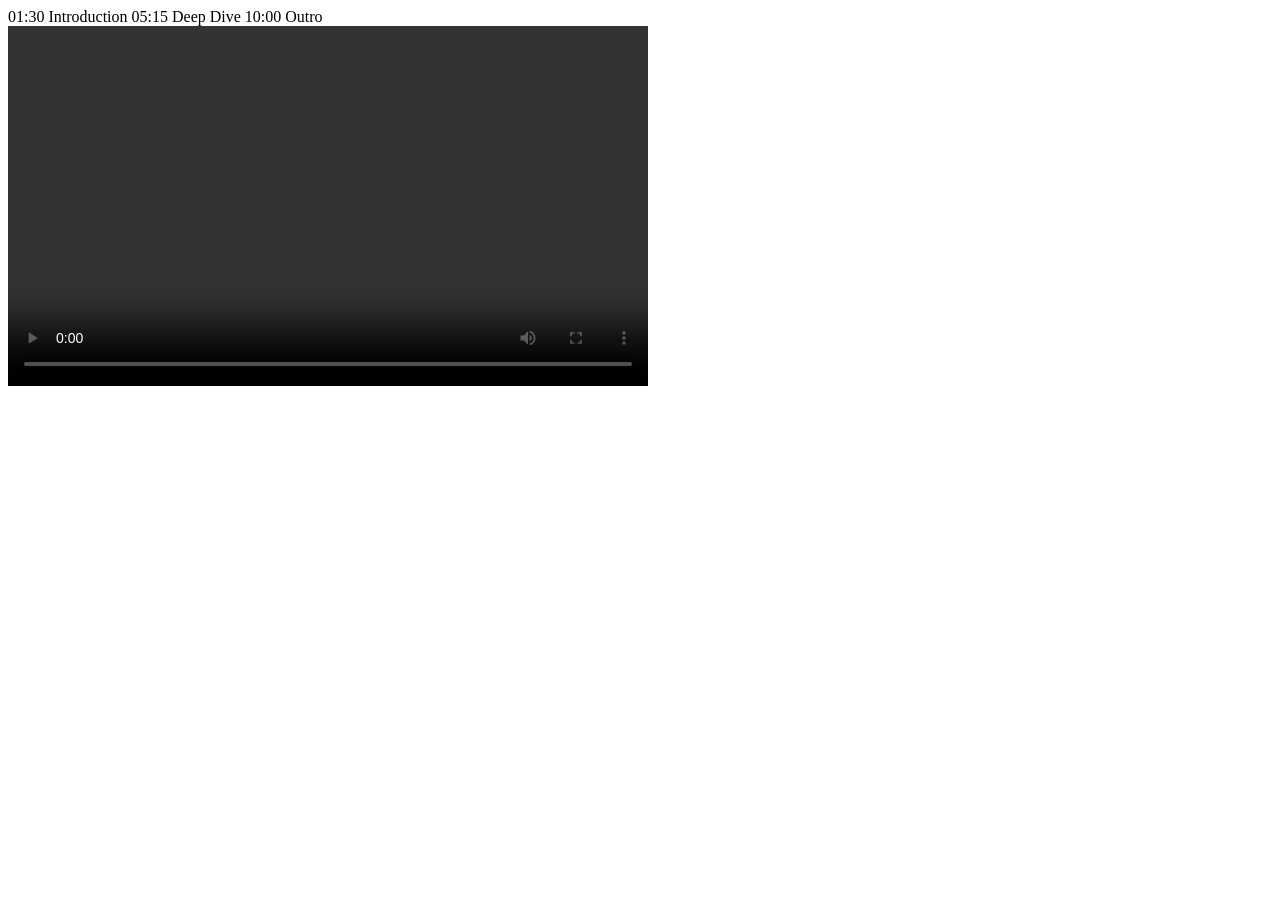
<file: mock_youtube.html>
<!DOCTYPE html>
<html>
<head>
    <title>Mock YouTube</title>
</head>
<body>
    <div id="description-inline-expander">
        01:30 Introduction
        05:15 Deep Dive
        10:00 Outro
    </div>
    <video controls style="width: 640px; height: 360px;"></video>
    <script src="script.js"></script>
</body>
</html>
</file>
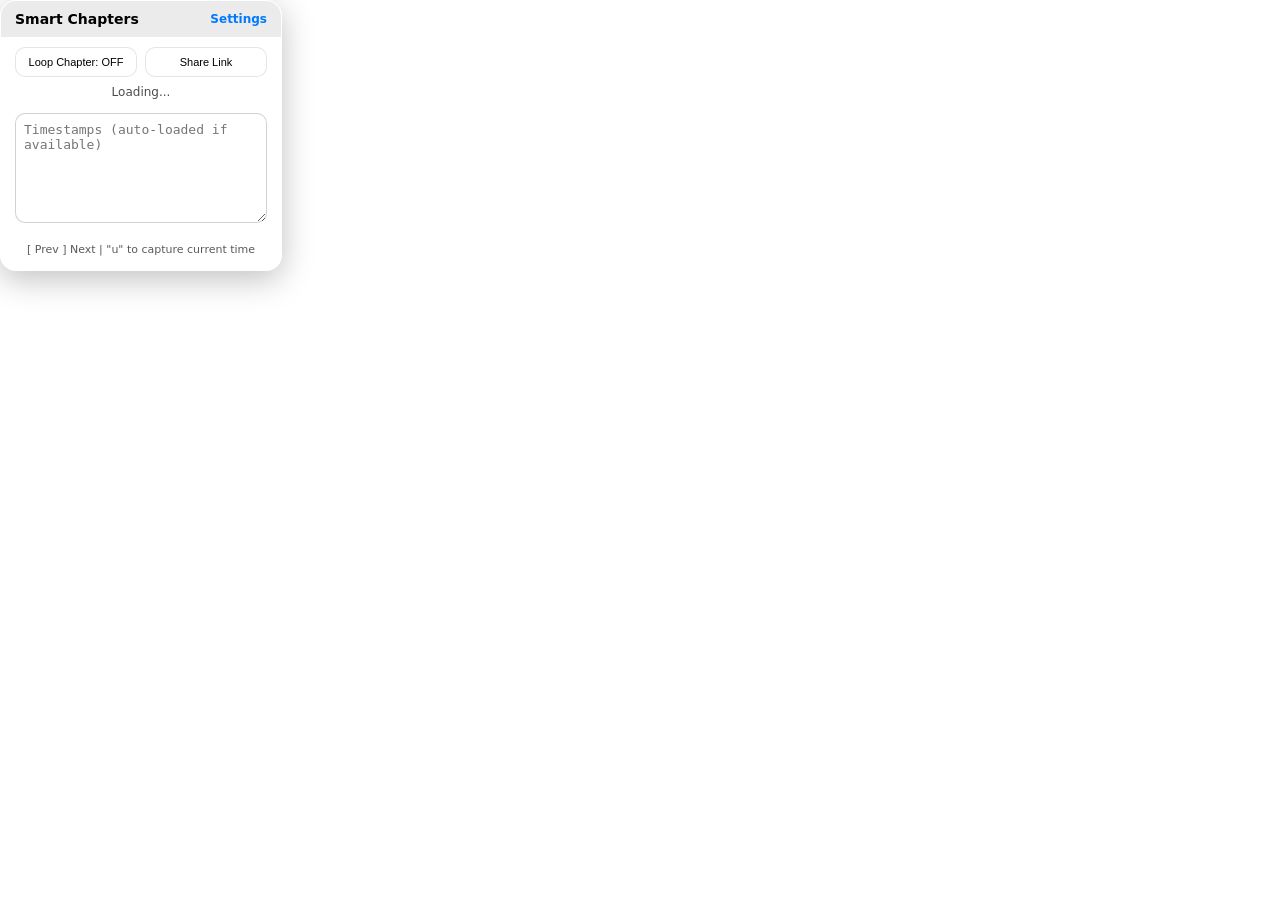
<file: popup.html>
<!DOCTYPE html>
<html>
<head>
    <meta charset="UTF-8">
    <title>Smart Chapters</title>
    <link rel="stylesheet" href="popup.css">
</head>
<body>
    <div id="evts-container">
        <div id="title-bar">
            <span>Smart Chapters</span>
            <span id="settings-btn" title="Turso Settings">Settings</span>
        </div>
        <div id="content">
            <div id="settings-modal" style="display: none;">
                <input id="turso-url" type="text" placeholder="Turso HTTP URL">
                <input id="turso-token" type="password" placeholder="Turso Auth Token">
                <button id="save-settings">Save Turso Config</button>
            </div>
            <div id="controls">
                <button id="loop-btn">Loop Chapter: OFF</button>
                <button id="share-btn">Share Link</button>
            </div>
            <div id="status">Loading...</div>
            <textarea id="notes-textarea" placeholder="Timestamps (auto-loaded if available)"></textarea>
            <div id="list-container"></div>
            <div id="hint">[ Prev ] Next | "u" to capture current time</div>
        </div>
    </div>
    <script src="popup.js"></script>
</body>
</html>
</file>
<file: popup.css>
body {
    width: 280px;
    margin: 0;
    padding: 0;
    font-family: system-ui, sans-serif;
    color: #000;
    background: transparent;
}

#evts-container {
    width: 280px;
    background: rgba(255,255,255,0.22);
    backdrop-filter: blur(12px) saturate(160%);
    -webkit-backdrop-filter: blur(12px) saturate(160%);
    border: 1px solid rgba(255,255,255,0.3);
    border-radius: 16px;
    box-shadow: 0 8px 32px rgba(0,0,0,0.25);
    overflow: hidden;
}

#title-bar {
    padding: 10px 14px;
    background: rgba(0,0,0,0.08);
    font-weight: 600;
    font-size: 14px;
    display: flex;
    justify-content: space-between;
    align-items: center;
    user-select: none;
}

#settings-btn {
    cursor: pointer;
    font-size: 12px;
    color: #007AFF;
}

#content {
    padding: 0 14px 14px;
    max-height: 400px;
    overflow-y: auto;
}

#settings-modal {
    flex-direction: column;
    gap: 8px;
    padding: 12px;
    background: rgba(255,255,255,0.95);
    border-radius: 12px;
    margin-top: 10px;
    border: 1px solid rgba(0,0,0,0.1);
    box-shadow: 0 4px 12px rgba(0,0,0,0.1);
    display: none;
}

#settings-modal input {
    padding: 6px;
    border-radius: 6px;
    border: 1px solid #ccc;
    font-size: 12px;
}

#settings-modal button {
    padding: 8px;
    border-radius: 6px;
    border: none;
    background: #007AFF;
    color: #fff;
    cursor: pointer;
    font-weight: 500;
}

#controls {
    display: flex;
    gap: 8px;
    margin: 10px 0 8px;
    justify-content: center;
}

#controls button {
    flex: 1;
    padding: 8px;
    font-size: 11px;
    border-radius: 10px;
    border: 1px solid rgba(0,0,0,0.1);
    background: rgba(255,255,255,0.4);
    cursor: pointer;
    font-weight: 500;
}

#status {
    font-size: 12px;
    color: rgba(0,0,0,0.7);
    text-align: center;
    margin: 6px 0;
}

#notes-textarea {
    width: 100%;
    height: 110px;
    margin: 8px 0 6px;
    padding: 8px;
    border-radius: 10px;
    border: 1px solid rgba(0,0,0,0.18);
    background: rgba(255,255,255,0.35);
    font-size: 13px;
    resize: vertical;
    box-sizing: border-box;
}

#list-container {
    margin-top: 10px;
}

.chapter-item {
    padding: 8px 12px;
    background: rgba(0,0,0,0.06);
    margin: 6px 0;
    border-radius: 10px;
    cursor: pointer;
    font-size: 13px;
    display: flex;
    justify-content: space-between;
    transition: background 0.2s;
}

.chapter-item:hover {
    background: rgba(0,0,0,0.12);
}

#hint {
    font-size: 11px;
    color: rgba(0,0,0,0.65);
    text-align: center;
    margin-top: 8px;
}
</file>
